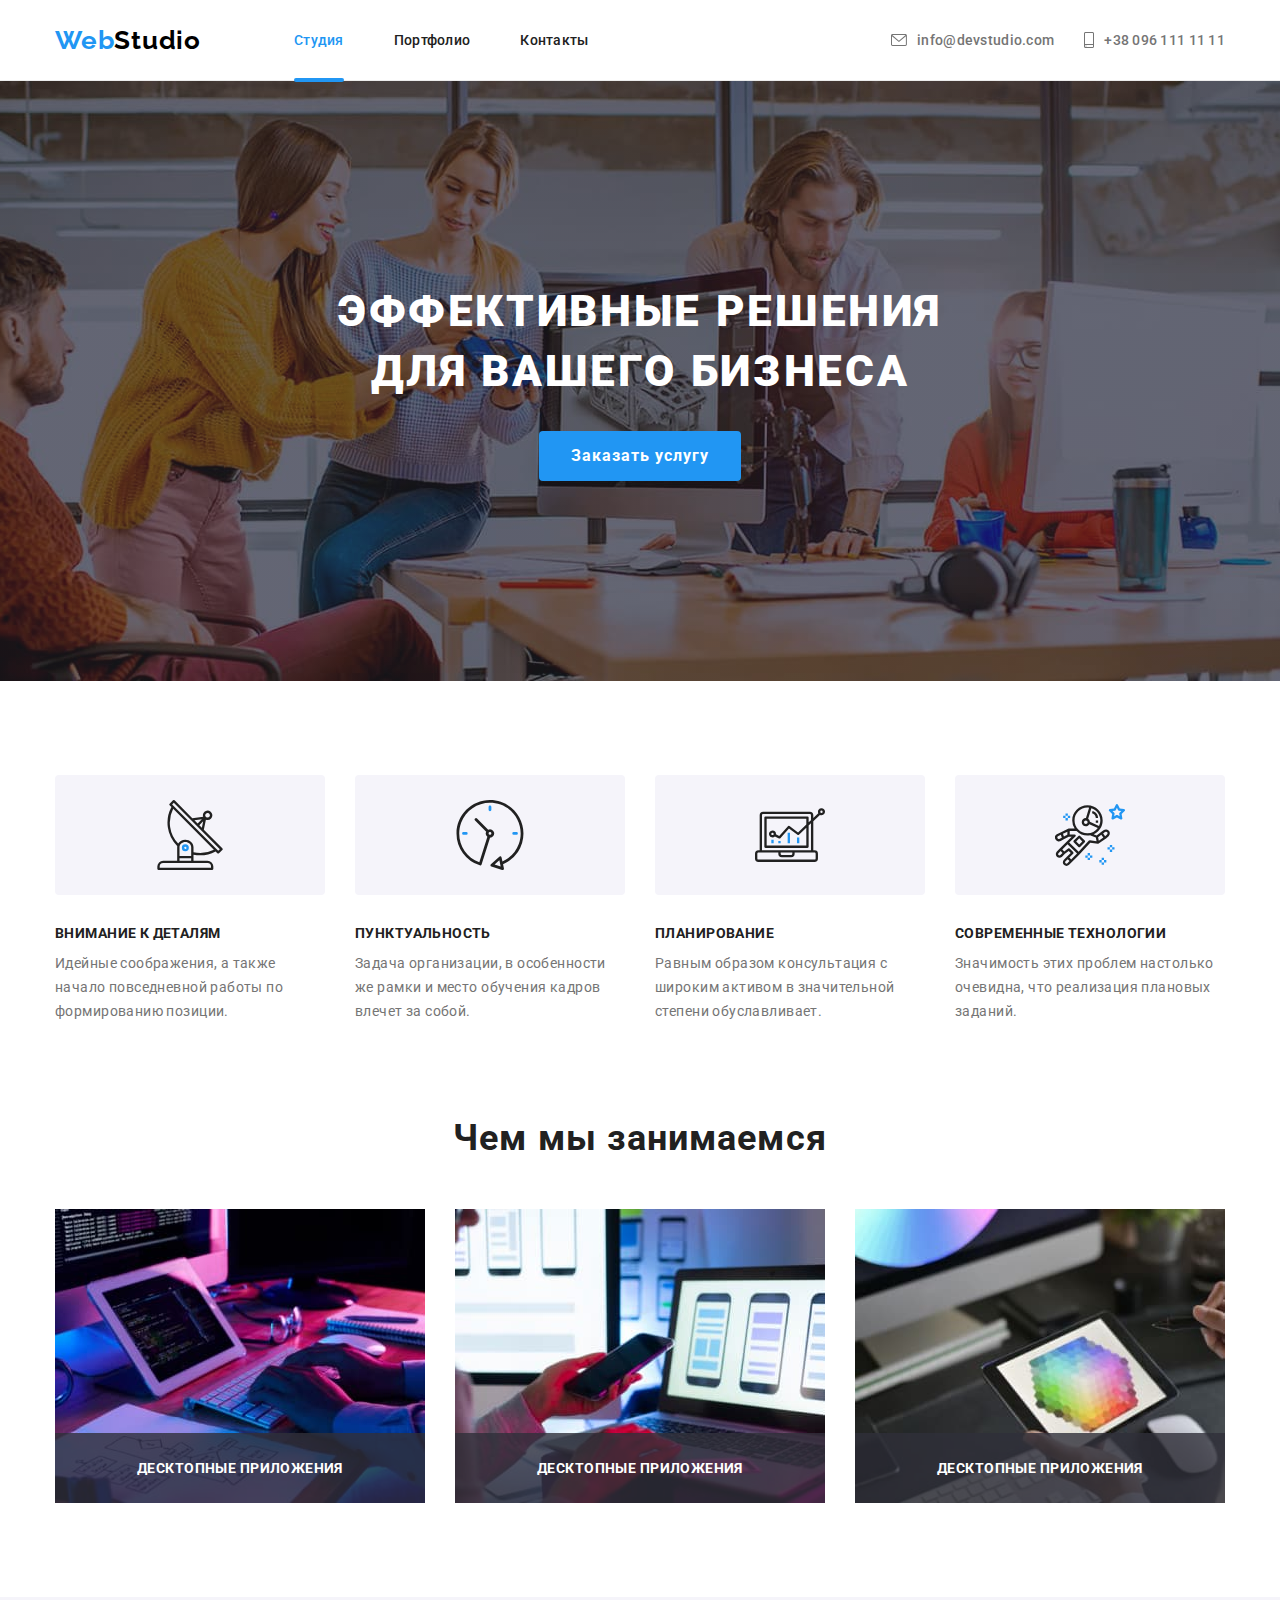
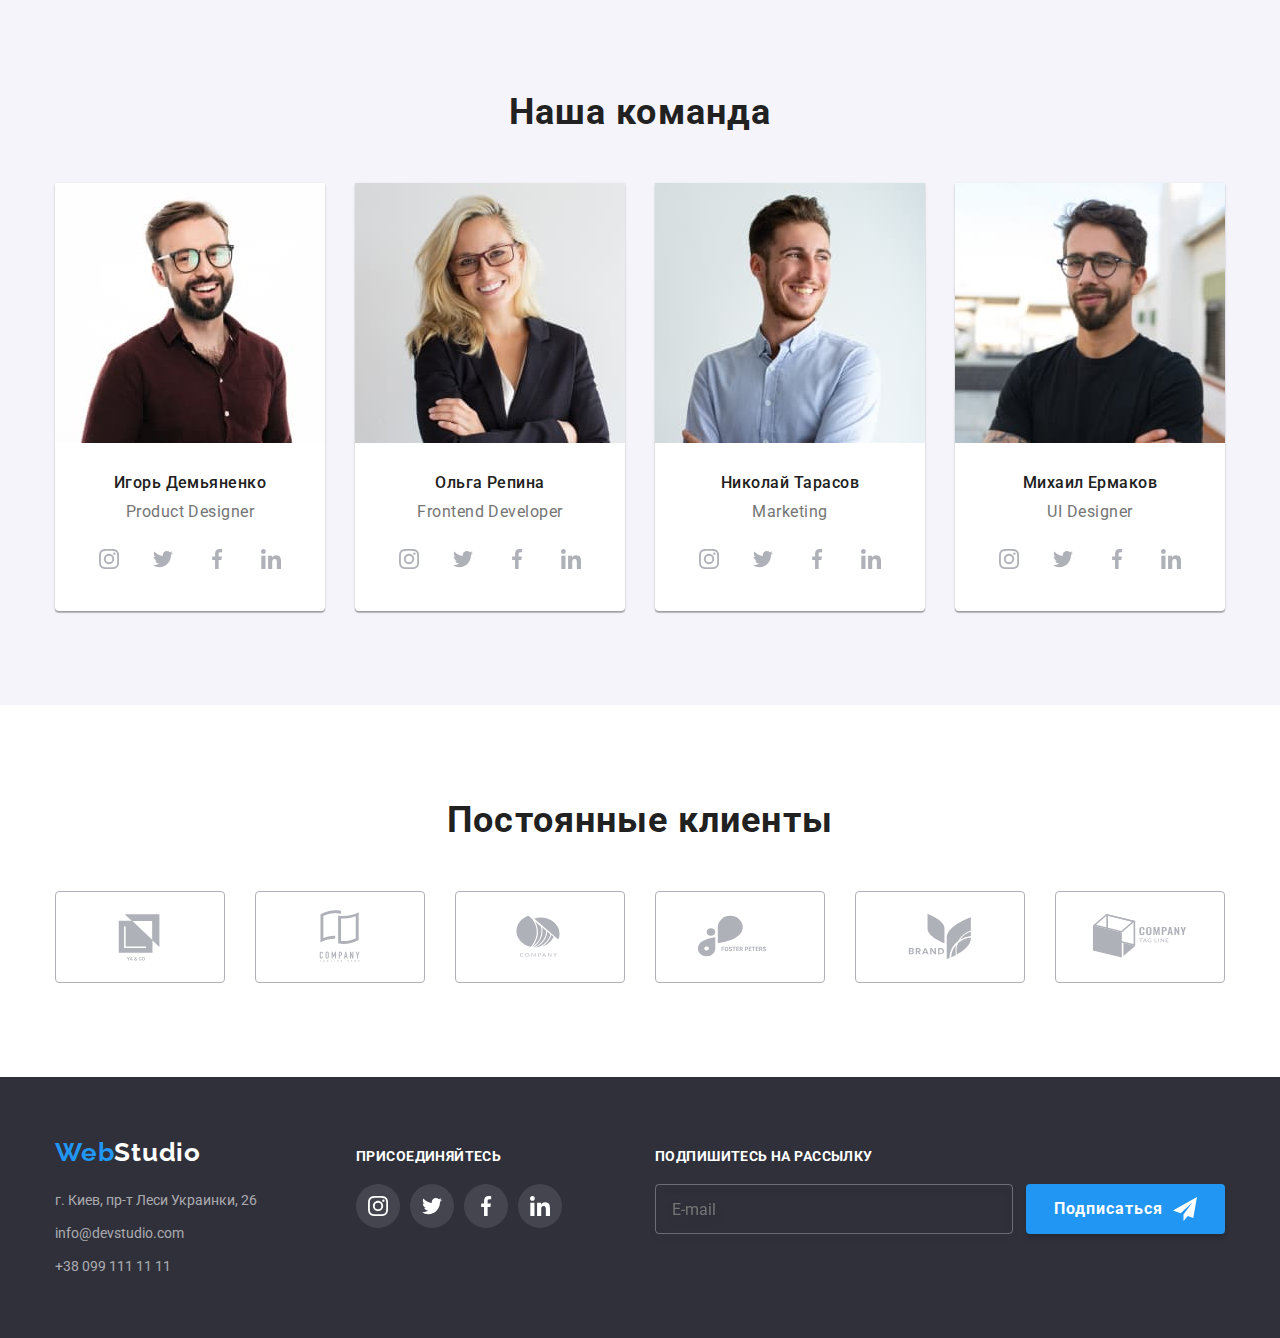
<file: index.html>
<!DOCTYPE html>
<html lang="ru">

<head>
    <meta charset="UTF-8">
    <meta http-equiv="X-UA-Compatible" content="IE=edge">
    <meta name="viewport" content="width=device-width, initial-scale=1.0">
    <link rel="stylesheet"
        href="https://cdnjs.cloudflare.com/ajax/libs/modern-normalize/1.0.0/modern-normalize.min.css" />
    <link rel="preconnect" href="https://fonts.googleapis.com">
    <link rel="preconnect" href="https://fonts.gstatic.com" crossorigin>
    <link
        href="https://fonts.googleapis.com/css2?family=Raleway:wght@700&family=Roboto:wght@400;500;700;900&display=swap"
        rel="stylesheet">
    <link rel="stylesheet" href="./css/main.min.css" />
    <title>Web-Studio-(Version-2.1)</title>
</head>

<body>
    <header class="header">
        <div class="container header__container">
            <a href="index.html" lang="en" class="logo">Web<span class="logo__dark">Studio</span></a>
            <nav class="nav">
                <ul class="nav__list">
                    <li class="nav__item"><a href="index.html" class="nav__link current">Студия</a></li>
                    <li class="nav__item"><a href="portfolio.html" class="nav__link">Портфолио</a></li>
                    <li class="nav__item"><a href="contacts.html" class="nav__link">Контакты</a></li>
                </ul>
            </nav>
            <ul class="contacts">
                <li class="contacts__item"><a href="mailto:info@devstudio.com" class="contacts__link">
                        <svg class="contacts__icon" width="16" height="12">
                            <use href="./images/icons.svg#icon-email"></use>
                        </svg>

                        info@devstudio.com</a>
                </li>
                <li class="contacts__item"><a href="tel:+380961111111" class="contacts__link">
                        <svg class="contacts__icon" width="10" height="16">
                            <use href="./images/icons.svg#icon-smartphone"></use>
                        </svg>

                        +38 096 111 11 11</a></li>
            </ul>
        </div>
    </header>
    <main>
        <section class="order">
            <div class="container">
                <h1 class="order__title">Эффективные решения для вашего бизнеса</h1>
                <button type="button" class="order__button" data-modal-open>Заказать услугу</button>
            </div>
            <div class="backdrop is-hidden" data-modal>
                <div class="modal">
                    <button class="modal__button" data-modal-close>
                        <svg class="modal__button__icon" width="18" height="18">
                            <use href="./images/icons.svg#icon-close"></use>
                        </svg>
                    </button>
                    <h2 class="modal__title">Оставьте свои данные, мы вам перезвоним</h2>
                    <form class="form">
                        <ul class="form__list">
                            <li class="form__item">
                                <label for="name" class="form__label">Имя</label>
                                <div class="form__inputbox">
                                    <input type="text" name="name" id="name" class="form__input">
                                    <svg class="form__icon" width="18" height="18">
                                        <use href="./images/icons.svg#icon-person"></use>
                                    </svg>
                                </div>
                            </li>
                            <li class="form__item">
                                <label for="tel" class="form__label">Телефон</label>
                                <div class="form__inputbox">
                                    <input type="tel" name="phone_number" id="tel" class="form__input">
                                    <svg class="form__icon" width="18" height="18">
                                        <use href="./images/icons.svg#icon-phone"></use>
                                    </svg>
                                </div>
                            </li>
                            <li class="form__item">
                                <label for="email" class="form__label">Почта</label>
                                <div class="form__inputbox">
                                    <input type="email" name="email" id="email" class="form__input">
                                    <svg class="form__icon" width="18" height="18">
                                        <use href="./images/icons.svg#icon-email-black"></use>
                                    </svg>
                                </div>
                            </li>
                            <li class="form__item">
                                <label for="comment" class="form__label">Комментарий</label>
                                <textarea class="form__inputarea" name="comment" id="comment"
                                    placeholder="Введите текст"></textarea>

                            </li>
                            <li class="form__item">
                                <label for="terms" class="checkbox">
                                    <input name="terms" id="terms" type="checkbox" class="checkbox visually-hidden">
                                    <span class="checkbox__item"></span>
                                    <span class="checkbox--notselect"></span>
                                    <svg class="checkbox--select" width="16" height="15">
                                        <use href="./images/icons.svg#icon-check"></use>
                                    </svg>

                                    <span class="checkbox__label">Соглашаюсь с рассылкой и принимаю <a
                                            class="checkbox__link" href="" target="_blank">Условия договора</a></span>
                                </label>
                            </li>
                        </ul>
                        <button type="submit" class="form__button">Отправить</button>
                    </form>
                </div>
            </div>
        </section>
        <section class="section">
            <div class="container">
                <h2 class="visually-hidden">Особенности</h2>
                <ul class="feature">
                    <li class="feature__item">
                        <div class="feature__box">
                            <svg width="70" height="70">
                                <use href="./images/icons.svg#icon-antenna"></use>
                            </svg>

                        </div>
                        <h3 class="feature__title">Внимание к деталям</h3>
                        <p class="feature__descript">Идейные соображения, а также начало повседневной работы по
                            формированию
                            позиции.</p>
                    </li>
                    <li class="feature__item">
                        <div class="feature__box">
                            <svg width="70" height="70">
                                <use href="./images/icons.svg#icon-clock"></use>
                            </svg>

                        </div>
                        <h3 class="feature__title">Пунктуальность</h3>
                        <p class="feature__descript">Задача организации, в особенности же рамки и место обучения кадров
                            влечет за
                            собой.</p>
                    </li>
                    <li class="feature__item">
                        <div class="feature__box">
                            <svg width="70" height="70">
                                <use href="./images/icons.svg#icon-diagram"></use>
                            </svg>

                        </div>
                        <h3 class="feature__title">Планирование</h3>
                        <p class="feature__descript">Равным образом консультация с широким активом в значительной
                            степени
                            обуславливает.</p>
                    </li>
                    <li class="feature__item">
                        <div class="feature__box">
                            <svg width="70" height="70">
                                <use href="./images/icons.svg#icon-astronaut"></use>
                            </svg>

                        </div>
                        <h3 class="feature__title">Современные технологии</h3>
                        <p class="feature__descript">Значимость этих проблем настолько очевидна, что реализация плановых
                            заданий.
                        </p>
                    </li>
                </ul>
            </div>
        </section>
        <section class="section section--nopaddingtop">
            <div class="container">
                <h2 class="about__title">Чем мы занимаемся</h2>
                <ul class="about">
                    <li class="about__item">
                        <img src="images/box1.jpg" alt="Разработка програмного обеспечения" width="370" />
                        <p class="about__label">Десктопные приложения</p>
                    </li>
                    <li class="about__item">
                        <img src="images/box2.jpg" alt="Тестирование модильных приложений" width="370" />
                        <p class="about__label">Десктопные приложения</p>
                    </li>
                    <li class="about__item">
                        <img src="images/box3.jpg" alt="Работа с палитрой цветов" width="370" />
                        <p class="about__label">Десктопные приложения</p>
                    </li>
                </ul>
            </div>
        </section>
        <section class="section section--otherbackground">
            <div class="container">
                <h2 class="team__title">Наша команда</h2>
                <ul class="team">
                    <li class="team__item">
                        <img src="images/card1.jpg" alt="Фото Игоря Демьяненко" width="270" />
                        <div class="team__box">
                            <h3 class="team__name">Игорь Демьяненко</h3>
                            <p lang="en" class="team__text">Product Designer</p>
                            <ul class="social">
                                <li><a href=" " class="social__link">
                                        <svg class="social__icon" width="20" height="20">
                                            <use href="./images/icons.svg#icon-instagram"></use>
                                        </svg>

                                    </a></li>
                                <li><a href=" " class="social__link">
                                        <svg class="social__icon" width="20" height="20">
                                            <use href="./images/icons.svg#icon-twitter"></use>
                                        </svg>

                                    </a></li>
                                <li><a href=" " class="social__link">
                                        <svg class="social__icon" width="20" height="20">
                                            <use href="./images/icons.svg#icon-facebook"></use>
                                        </svg>

                                    </a></li>
                                <li><a href=" " class="social__link">
                                        <svg class="social__icon" width="20" height="20">
                                            <use href="./images/icons.svg#icon-linkedin"></use>
                                        </svg>

                                    </a></li>
                            </ul>
                        </div>
                    </li>
                    <li class="team__item">
                        <img src="images/card2.jpg" alt="Фото Ольги Репиной" width="270" />
                        <div class="team__box">
                            <h3 class="team__name">Ольга Репина</h3>
                            <p lang="en" class="team__text">Frontend Developer</p>
                            <ul class="social">
                                <li><a href=" " class="social__link">
                                        <svg class="social__icon" width="20" height="20">
                                            <use href="./images/icons.svg#icon-instagram"></use>
                                        </svg>

                                    </a></li>
                                <li><a href=" " class="social__link">
                                        <svg class="social__icon" width="20" height="20">
                                            <use href="./images/icons.svg#icon-twitter"></use>
                                        </svg>

                                    </a></li>
                                <li><a href=" " class="social__link">
                                        <svg class="social__icon" width="20" height="20">
                                            <use href="./images/icons.svg#icon-facebook"></use>
                                        </svg>

                                    </a></li>
                                <li><a href=" " class="social__link">
                                        <svg class="social__icon" width="20" height="20">
                                            <use href="./images/icons.svg#icon-linkedin"></use>
                                        </svg>

                                    </a></li>
                            </ul>

                        </div>
                    </li>
                    <li class="team__item">
                        <img src="images/card3.jpg" alt="Фото  Николая Тарасова" width="270" />
                        <div class="team__box">
                            <h3 class="team__name">Николай Тарасов</h3>
                            <p lang="en" class="team__text">Marketing</p>
                            <ul class="social">
                                <li><a href=" " class="social__link">
                                        <svg class="social__icon" width="20" height="20">
                                            <use href="./images/icons.svg#icon-instagram"></use>
                                        </svg>

                                    </a></li>
                                <li><a href=" " class="social__link">
                                        <svg class="social__icon" width="20" height="20">
                                            <use href="./images/icons.svg#icon-twitter"></use>
                                        </svg>

                                    </a></li>
                                <li><a href=" " class="social__link">
                                        <svg class="social__icon" width="20" height="20">
                                            <use href="./images/icons.svg#icon-facebook"></use>
                                        </svg>

                                    </a></li>
                                <li><a href=" " class="social__link">
                                        <svg class="social__icon" width="20" height="20">
                                            <use href="./images/icons.svg#icon-linkedin"></use>
                                        </svg>

                                    </a></li>
                            </ul>

                        </div>
                    </li>
                    <li class="team__item">
                        <img src="images/card4.jpg" alt="Фото Михаила Ермакова" width="270" />
                        <div class="team__box">
                            <h3 class="team__name">Михаил Ермаков</h3>
                            <p lang="en" class="team__text">UI Designer</p>
                            <ul class="social">
                                <li><a href=" " class="social__link">
                                        <svg class="social__icon" width="20" height="20">
                                            <use href="./images/icons.svg#icon-instagram"></use>
                                        </svg>

                                    </a></li>
                                <li><a href=" " class="social__link">
                                        <svg class="social__icon" width="20" height="20">
                                            <use href="./images/icons.svg#icon-twitter"></use>
                                        </svg>

                                    </a></li>
                                <li><a href=" " class="social__link">
                                        <svg class="social__icon" width="20" height="20">
                                            <use href="./images/icons.svg#icon-facebook"></use>
                                        </svg>

                                    </a></li>
                                <li><a href=" " class="social__link">
                                        <svg class="social__icon" width="20" height="20">
                                            <use href="./images/icons.svg#icon-linkedin"></use>
                                        </svg>

                                    </a></li>
                            </ul>

                        </div>
                    </li>
                </ul>
            </div>
        </section>
        <section class="section">
            <div class="container">
                <h2 class="client__title">Постоянные клиенты</h2>
                <ul class="client">
                    <li><a href=" " class="client__link">
                            <svg class="client__icon" width="106" height="60">
                                <use href="./images/icons.svg#icon-logo1"></use>
                            </svg>

                        </a></li>
                    <li><a href=" " class="client__link">
                            <svg class="client__icon" width="106" height="60">
                                <use href="./images/icons.svg#icon-logo2"></use>
                            </svg>

                        </a></li>
                    <li><a href=" " class="client__link">
                            <svg class="client__icon" width="106" height="60">
                                <use href="./images/icons.svg#icon-logo3"></use>
                            </svg>

                        </a></li>
                    <li><a href=" " class="client__link">
                            <svg class="client__icon" width="106" height="60">
                                <use href="./images/icons.svg#icon-logo4"></use>
                            </svg>

                        </a></li>
                    <li><a href=" " class="client__link">
                            <svg class="client__icon" width="106" height="60">
                                <use href="./images/icons.svg#icon-logo5"></use>
                            </svg>

                        </a></li>
                    <li><a href=" " class="client__link">
                            <svg class="client__icon" width="106" height="60">
                                <use href="./images/icons.svg#icon-logo6"></use>
                            </svg>
                        </a></li>
                </ul>
            </div>
        </section>
    </main>
    <footer class="footer">
        <div class="container footer__container">
            <div class="bottomcontacts">
                <a href="index.html" lang="en" class="logo">Web<span class="logo__light">Studio</span></a>
                <address class="address">
                    <ul>
                        <li class="address__item"><a href="https://goo.gl/maps/pBQsYzYw25E7k7aP6"
                                class="address__link">г.
                                Киев, пр-т Леси
                                Украинки,
                                26</a></li>
                        <li class="address__item"><a href="mailto:info@devstudio.com"
                                class="address__link">info@devstudio.com</a></li>
                        <li class="address__item"><a href="tel:+380991111111" class="address__link">+38 099 111 11
                                11</a></li>
                    </ul>
                </address>
            </div>
            <div class="join">
                <h2 class="join__title">присоединяйтесь</h2>
                <ul class="soc">
                    <li><a href=" " class="soc__link">
                            <svg class="soc__icon" width="20" height="20">
                                <use href="./images/icons.svg#icon-instagram"></use>
                            </svg>

                        </a></li>
                    <li><a href=" " class="soc__link">
                            <svg class="soc__icon" width="20" height="20">
                                <use href="./images/icons.svg#icon-twitter"></use>
                            </svg>

                        </a></li>
                    <li><a href=" " class="soc__link">
                            <svg class="soc__icon" width="20" height="20">
                                <use href="./images/icons.svg#icon-facebook"></use>
                            </svg>

                        </a></li>
                    <li><a href=" " class="soc__link">
                            <svg class="soc__icon" width="20" height="20">
                                <use href="./images/icons.svg#icon-linkedin"></use>
                            </svg>

                        </a></li>
                </ul>
            </div>
            <div class="subscription">
                <h2 class="subscription__title">Подпишитесь на рассылку</h2>
                <form class="subscription__form">
                    <input type="email" name="email-bottom" id="email-bottom" class="subscription__input"
                        placeholder="E-mail">
                    <button type="submit" class="subscription__button">Подписаться
                        <svg class="subscription__icon" width="24" height="24">
                            <use href="./images/icons.svg#icon-send"></use>
                        </svg>
                    </button>
                </form>
            </div>
        </div>
    </footer>
    <script src="./js/modal.js"></script>
</body>

</html>
</file>
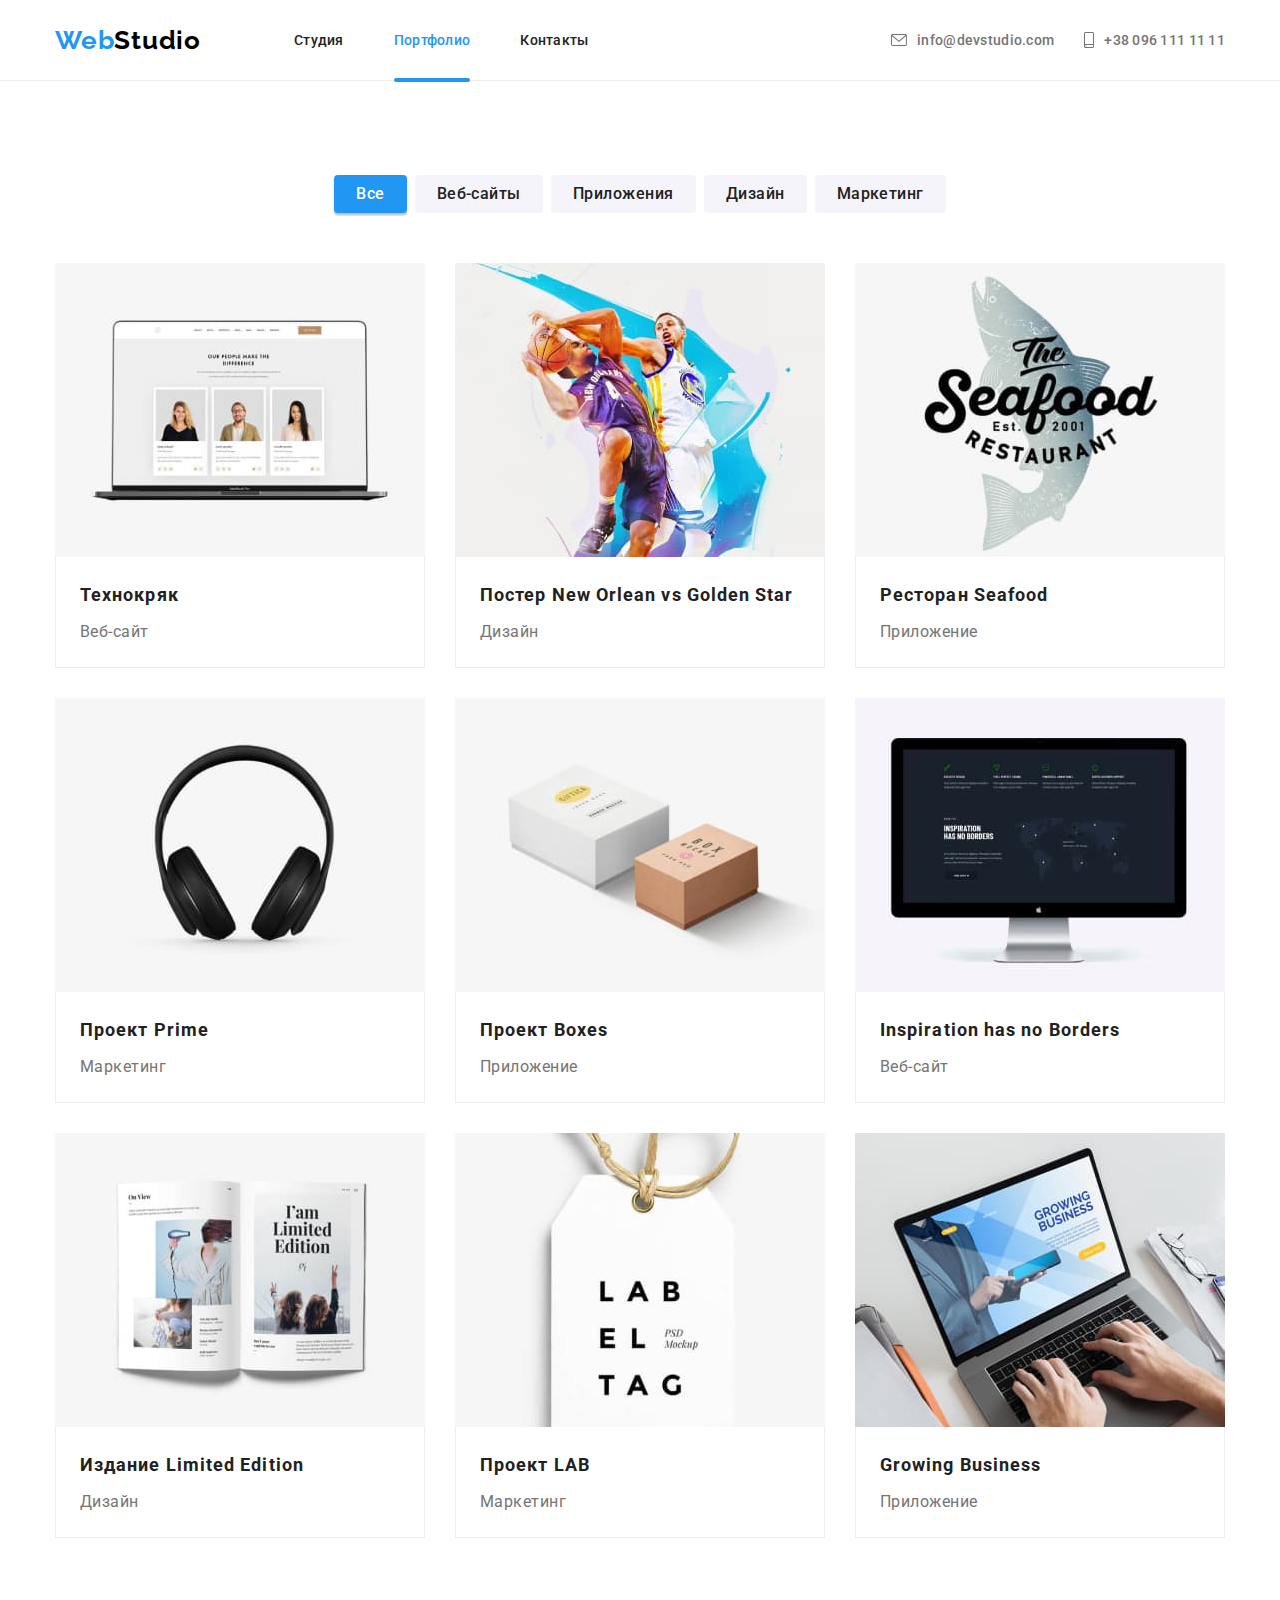
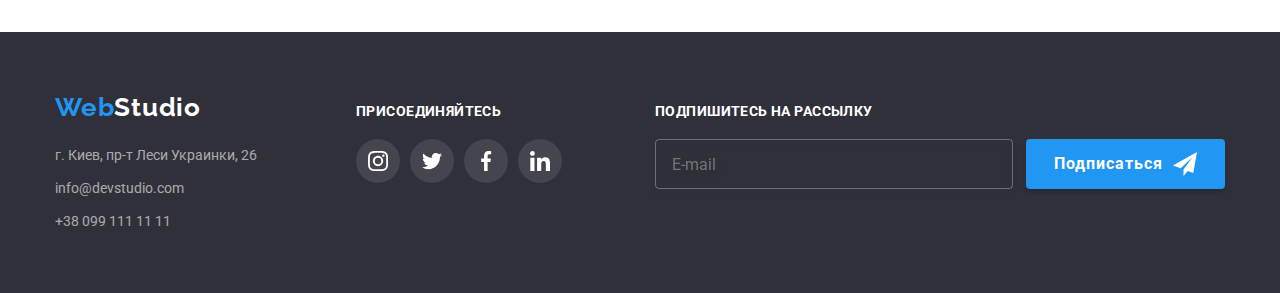
<file: portfolio.html>
<!DOCTYPE html>
<html lang="ru">

<head>
    <meta charset="UTF-8">
    <meta http-equiv="X-UA-Compatible" content="IE=edge">
    <meta name="viewport" content="width=device-width, initial-scale=1.0">
    <link rel="stylesheet"
        href="https://cdnjs.cloudflare.com/ajax/libs/modern-normalize/1.0.0/modern-normalize.min.css" />
    <link rel="preconnect" href="https://fonts.googleapis.com">
    <link rel="preconnect" href="https://fonts.gstatic.com" crossorigin>
    <link
        href="https://fonts.googleapis.com/css2?family=Raleway:wght@700&family=Roboto:wght@400;500;700;900&display=swap"
        rel="stylesheet">
    <link rel="stylesheet" href="./css/main.min.css" />
    <title>Портфолио</title>
</head>

<body>
    <header class="header">
        <div class="container header__container">
            <a href="index.html" lang="en" class="logo">Web<span class="logo__dark">Studio</span></a>
            <nav class="nav">
                <ul class="nav__list">
                    <li class="nav__item"><a href="index.html" class="nav__link">Студия</a></li>
                    <li class="nav__item"><a href="portfolio.html" class="nav__link current">Портфолио</a></li>
                    <li class="nav__item"><a href="contacts.html" class="nav__link">Контакты</a></li>
                </ul>
            </nav>
            <ul class="contacts">
                <li class="contacts__item"><a href="mailto:info@devstudio.com" class="contacts__link">
                        <svg class="contacts__icon" width="16" height="12">
                            <use href="./images/icons.svg#icon-email"></use>
                        </svg>

                        info@devstudio.com</a>
                </li>
                <li class="contacts__item"><a href="tel:+380961111111" class="contacts__link">
                        <svg class="contacts__icon" width="10" height="16">
                            <use href="./images/icons.svg#icon-smartphone"></use>
                        </svg>

                        +38 096 111 11 11</a></li>
            </ul>
        </div>
    </header>

    <main>
        <section class="section">
            <div class="container">
                <h1 class="visually-hidden">Работы</h1>
                <ul class="filter">
                    <li class="filter__item"><button type="button" class="filter__button primary">Все</button></li>
                    <li class="filter__item"><button type="button" class="filter__button">Веб-сайты</button></li>
                    <li class="filter__item"><button type="button" class="filter__button">Приложения</button></li>
                    <li class="filter__item"><button type="button" class="filter__button">Дизайн</button></li>
                    <li class="filter__item"><button type="button" class="filter__button">Маркетинг</button></li>
                </ul>
                <ul class="project">
                    <li class="project__item"><a href=" " class="project__link">
                            <div class="project__pictures">
                                <img src="images/portfolio1.jpg" alt="Технокряк" width="370" />
                                <div class="project__overlay">
                                    <p class="project__description">Технокряк это современная площадка распространения
                                        короновируса. Компания использует эту платформу для цифрового шпионажа и атак на
                                        защищенные сервера конкурентов.</p>
                                </div>
                            </div>
                            <div class="project__border">
                                <h2 class="project__heder">Технокряк</h2>
                                <p class="project__text">Веб-сайт</p>
                            </div>
                        </a>
                    </li>
                    <li class="project__item"><a href=" " class="project__link">
                            <div class="project__pictures">
                                <img src="images/portfolio2.jpg" alt="Постер New Orlean vs Golden Star" width="370" />
                                <div class="project__overlay">
                                    <p class="project__description">Ресурс предлагает комплексные предложения с разным
                                        уровнем функционала и сервисов. Все это позволит посетителю получить
                                        исчерпывающие сведения о компании или частном лице.</p>
                                </div>
                            </div>
                            <div class="project__border">
                                <h2 class="project__heder">Постер <span lang="en">New Orlean vs Golden Star</span></h2>
                                <p class="project__text">Дизайн</p>
                            </div>
                        </a>
                    </li>
                    <li class="project__item"><a href=" " class="project__link">
                            <div class="project__pictures">
                                <img src="images/portfolio3.jpg" alt="Ресторан Seafood" width="370" />
                                <div class="project__overlay">
                                    <p class="project__description">Ресурс предлагает комплексные предложения с разным
                                        уровнем функционала и сервисов. Все это позволит посетителю получить
                                        исчерпывающие сведения о компании или частном лице.</p>
                                </div>
                            </div>
                            <div class="project__border">
                                <h2 class="project__heder">Ресторан <span lang="en">Seafood</span></h2>
                                <p class="project__text">Приложение</p>
                            </div>
                        </a>
                    </li>
                    <li class="project__item"><a href=" " class="project__link">
                            <div class="project__pictures">
                                <img src="images/portfolio4.jpg" alt="Проект Prime" width="370" />
                                <div class="project__overlay">
                                    <p class="project__description">Ресурс предлагает комплексные предложения с разным
                                        уровнем функционала и сервисов. Все это позволит посетителю получить
                                        исчерпывающие сведения о компании или частном лице.</p>
                                </div>
                            </div>
                            <div class="project__border">
                                <h2 class="project__heder">Проект <span lang="en">Prime</span></h2>
                                <p class="project__text">Маркетинг</p>
                            </div>
                        </a>
                    </li>
                    <li class="project__item"><a href=" " class="project__link">
                            <div class="project__pictures">
                                <img src="images/portfolio5.jpg" alt="Проект Boxes" width="370" />
                                <div class="project__overlay">
                                    <p class="project__description">Ресурс предлагает комплексные предложения с разным
                                        уровнем функционала и сервисов. Все это позволит посетителю получить
                                        исчерпывающие сведения о компании или частном лице.</p>
                                </div>
                            </div>
                            <div class="project__border">
                                <h2 class="project__heder">Проект <span lang="en">Boxes</span></h2>
                                <p class="project__text">Приложение</p>
                            </div>
                        </a>
                    </li>
                    <li lang="en" class="project__item"><a href=" " class="project__link">
                            <div class="project__pictures">
                                <img src="images/portfolio6.jpg" alt="Inspiration has no Borders" width="370"
                                    lang="en" />
                                <div class="project__overlay">
                                    <p class="project__description">Ресурс предлагает комплексные предложения с разным
                                        уровнем функционала и сервисов. Все это позволит посетителю получить
                                        исчерпывающие сведения о компании или частном лице.</p>
                                </div>
                            </div>
                            <div class="project__border">
                                <h2 class="project__heder" lang="en">Inspiration has no Borders</h2>
                                <p lang="ru" class="project__text">Веб-сайт</p>
                            </div>
                        </a>
                    </li>
                    <li class="project__item"><a href=" " class="project__link">
                            <div class="project__pictures">
                                <img src="images/portfolio7.jpg" alt="Издание Limited Edition" width="370" />
                                <div class="project__overlay">
                                    <p class="project__description">Ресурс предлагает комплексные предложения с разным
                                        уровнем функционала и сервисов. Все это позволит посетителю получить
                                        исчерпывающие сведения о компании или частном лице.</p>
                                </div>
                            </div>
                            <div class="project__border">
                                <h2 class="project__heder">Издание <span lang="en">Limited Edition</span></h2>
                                <p class="project__text">Дизайн</p>
                            </div>
                        </a>
                    </li>
                    <li class="project__item"><a href=" " class="project__link">
                            <div class="project__pictures">
                                <img src="images/portfolio8.jpg" alt="Проект LAB" width="370" />
                                <div class="project__overlay">
                                    <p class="project__description">Ресурс предлагает комплексные предложения с разным
                                        уровнем функционала и сервисов. Все это позволит посетителю получить
                                        исчерпывающие сведения о компании или частном лице.</p>
                                </div>
                            </div>
                            <div class="project__border">
                                <h2 class="project__heder">Проект <span lang="en">LAB</span></h2>
                                <p class="project__text">Маркетинг</p>
                            </div>
                        </a>
                    </li>
                    <li lang="en" class="project__item"><a href=" " class="project__link">
                            <div class="project__pictures">
                                <img src="images/portfolio9.jpg" alt="Growing Business" width="370" lang="en" />
                                <div class="project__overlay">
                                    <p class="project__description">Ресурс предлагает комплексные предложения с разным
                                        уровнем функционала и сервисов. Все это позволит посетителю получить
                                        исчерпывающие сведения о компании или частном лице.</p>
                                </div>
                            </div>
                            <div class="project__border">
                                <h2 class="project__heder" lang="en">Growing Business</h2>
                                <p lang="ru" class="project__text">Приложение</p>
                            </div>
                        </a>
                    </li>
                </ul>
            </div>
        </section>
    </main>

</body>
<footer class="footer">
    <div class="container footer__container">
        <div class="bottomcontacts">
            <a href="index.html" lang="en" class="logo">Web<span class="logo__light">Studio</span></a>
            <address class="address">
                <ul>
                    <li class="address__item"><a href="https://goo.gl/maps/pBQsYzYw25E7k7aP6" class="address__link">г.
                            Киев, пр-т Леси
                            Украинки,
                            26</a></li>
                    <li class="address__item"><a href="mailto:info@devstudio.com"
                            class="address__link">info@devstudio.com</a></li>
                    <li class="address__item"><a href="tel:+380991111111" class="address__link">+38 099 111 11
                            11</a></li>
                </ul>
            </address>
        </div>
        <div class="join">
            <h2 class="join__title">присоединяйтесь</h2>
            <ul class="soc">
                <li><a href=" " class="soc__link">
                        <svg class="soc__icon" width="20" height="20">
                            <use href="./images/icons.svg#icon-instagram"></use>
                        </svg>

                    </a></li>
                <li><a href=" " class="soc__link">
                        <svg class="soc__icon" width="20" height="20">
                            <use href="./images/icons.svg#icon-twitter"></use>
                        </svg>

                    </a></li>
                <li><a href=" " class="soc__link">
                        <svg class="soc__icon" width="20" height="20">
                            <use href="./images/icons.svg#icon-facebook"></use>
                        </svg>

                    </a></li>
                <li><a href=" " class="soc__link">
                        <svg class="soc__icon" width="20" height="20">
                            <use href="./images/icons.svg#icon-linkedin"></use>
                        </svg>

                    </a></li>
            </ul>
        </div>
        <div class="subscription">
            <h2 class="subscription__title">Подпишитесь на рассылку</h2>
            <form class="subscription__form">
                <input type="email" name="email-bottom" id="email-bottom" class="subscription__input"
                    placeholder="E-mail">
                <button type="submit" class="subscription__button">Подписаться
                    <svg class="subscription__icon" width="24" height="24">
                        <use href="./images/icons.svg#icon-send"></use>
                    </svg>
                </button>
            </form>
        </div>
    </div>
</footer>

</html>
</file>
<file: css/main.min.css>
body{background-color:#fff;font-family:"Roboto",sans-serif}p,h1,h2,h3{margin:0}ul{margin:0;padding:0;list-style:none}img{display:block;max-width:100%;height:auto}.container{width:1200px;padding:0 15px;margin:0 auto}.section{padding:94px 0}.visually-hidden{position:absolute;width:1px;height:1px;margin:-lpx;border:0;padding:0;white-space:nowrap;clip-path:inset(100%);clip:rect(0 0 0 0);overflow:hidden}.is-hidden{opacity:0;pointer-events:none;visibility:hidden}.logo{font-family:"Raleway";font-weight:700;font-size:26px;line-height:1.1923076923;letter-spacing:.03em;color:#2196f3;text-decoration:none}.logo__dark{color:#000}.logo__light{color:#fff}.header{border-bottom:1px solid #ececec}.header__container{display:flex;align-items:center}.nav{margin-left:93px}.nav__list{display:flex;align-items:center}.nav__item{color:currentColor}.nav__item:not(:last-child){margin-right:50px}.nav__link{position:relative;padding:32px 0;display:block;font-weight:500;font-size:14px;line-height:1.1428571429;letter-spacing:.02em;text-decoration:none;color:#212121;transition:color 250ms cubic-bezier(0.4, 0, 0.2, 1)}.nav__link::after{content:"";position:absolute;display:block;left:0;bottom:-2px;width:100%;height:4px;background-color:#2196f3;border-radius:2px;opacity:0;transition:opacity 250ms cubic-bezier(0.4, 0, 0.2, 1)}.nav__link:hover,.nav__link:hover:after,.nav__link:focus,.nav__link:focus:after,.nav__link.current,.nav__link.current:after{color:#2196f3;opacity:1}.contacts{display:flex;margin-left:auto;align-items:center}.contacts__item{align-items:center}.contacts__item:not(:last-child){margin-right:30px}.contacts__link{display:flex;align-items:center;padding:32px 0;font-weight:500;font-size:14px;line-height:1.1428571429;letter-spacing:.02em;text-decoration:none;color:#757575;transition:color 250ms cubic-bezier(0.4, 0, 0.2, 1)}.contacts__link:hover,.contacts__link:focus{color:#2196f3}.contacts__icon{display:flex;align-items:center;margin-right:10px;fill:currentColor}.footer{padding:60px 0px;background-color:#2f303a}.footer__container{display:flex;align-items:baseline}.bottomcontacts{display:block;width:231px}.address{margin-top:20px}.address__item:not(:last-child){margin-bottom:9px}.address__link{font-style:normal;font-size:14px;line-height:1.7142857143;text-decoration:none;color:#fff;transition:color 250ms cubic-bezier(0.4, 0, 0.2, 1)}.address__link:hover,.address__link:focus{color:#2196f3}.address__link{font-style:normal;font-size:14px;line-height:1.7142857143;text-decoration:none;color:rgba(255,255,255,.6);transition:color 250ms cubic-bezier(0.4, 0, 0.2, 1)}.address__link:hover,.address__link:focus{color:#2196f3}.join{display:block;margin-left:70px}.join__title{font-weight:700;font-size:14px;line-height:1.1428571429;letter-spacing:.03em;text-transform:uppercase;color:#fff}.soc{display:flex;justify-content:center;margin-top:20px;gap:10px}.soc__link{display:flex;align-items:center;justify-content:center;width:44px;height:44px;border-radius:50%;border-style:hidden;cursor:pointer;color:#fff;background-color:rgba(255,255,255,.1);transition:background-color 250ms cubic-bezier(0.4, 0, 0.2, 1),color 250ms cubic-bezier(0.4, 0, 0.2, 1)}.soc__link:hover,.soc__link:focus{background-color:#2196f3;color:#fff}.soc__icon{display:flex;align-items:center;justify-content:center;fill:currentColor}.subscription{width:570px;margin-left:93px}.subscription__title{font-weight:700;font-size:14px;line-height:1.1428571429;letter-spacing:.03em;text-transform:uppercase;color:#fff}.subscription__form{display:flex;align-items:center;justify-content:space-between;margin-top:20px}.subscription__input{padding:16px;width:358px;height:50px;color:#fff;background-color:rgba(0,0,0,0);border:1px solid rgba(255,255,255,.3);filter:drop-shadow(0px 4px 4px rgba(0, 0, 0, 0.15));border-radius:4px}.subscription__input:focus{outline-color:#2196f3;border-color:#2196f3}.subscription__button{display:flex;align-items:center;justify-content:center;padding:10px 28px;cursor:pointer;font-weight:700;font-size:16px;line-height:30px;text-align:center;letter-spacing:.06em;border-style:hidden;color:#fff;background-color:#2196f3;box-shadow:0px 4px 4px rgba(0,0,0,.15);border-radius:4px;transition:background-color 250ms cubic-bezier(0.4, 0, 0.2, 1),box-shadow 250ms cubic-bezier(0.4, 0, 0.2, 1)}.subscription__button:hover,.subscription__button:focus{background-color:#188ce8;box-shadow:0px 4px 4px rgba(0,0,0,.15)}.subscription__icon{display:flex;align-items:center;margin-left:10px;fill:currentColor}.order{height:600px;max-width:1600px;margin:0 auto;padding:200px 0px;background-image:linear-gradient(rgba(47, 48, 58, 0.4), rgba(47, 48, 58, 0.4)),url(../images/bgimg.jpg);background-repeat:no-repeat;background-size:cover;background-position:center;background-color:#c4c4c4}.order__title{display:block;max-width:700px;font-weight:900;font-size:44px;line-height:1.3636363636;text-align:center;letter-spacing:.06em;text-transform:uppercase;color:#fff;padding:0;margin:0 auto 30px auto}.order__button{font-weight:700;font-size:16px;line-height:1.875;letter-spacing:.06em;cursor:pointer;border-style:hidden;color:#fff;background-color:#2196f3;border-radius:4px;padding:10px 32px;align-items:center;display:block;margin:0 auto;transition:background-color 250ms cubic-bezier(0.4, 0, 0.2, 1),box-shadow 250ms cubic-bezier(0.4, 0, 0.2, 1)}.order__button:hover,.order__button:focus{background-color:#188ce8;box-shadow:0px 4px 4px rgba(0,0,0,.15)}.feature{display:flex;justify-content:center;gap:30px}.feature__item{max-width:270px}.feature__box{display:flex;align-items:center;justify-content:center;height:120px;margin-bottom:30px;background:#f5f4fa;border-style:hidden;border-radius:4px}.feature__title{font-weight:700;font-size:14px;line-height:1.1428571429;letter-spacing:.03em;text-transform:uppercase;color:#212121}.feature__descript{margin-top:10px;font-size:14px;line-height:1.7142857143;letter-spacing:.03em;color:#757575}.section--nopaddingtop{padding-top:0}.about__title{margin-bottom:50px;font-weight:700;font-size:36px;line-height:1.1666666667;text-align:center;letter-spacing:.03em;color:#212121}.about{display:flex;justify-content:center;gap:30px}.about__item{position:relative;display:flex;align-items:center;justify-content:center}.about__label{position:absolute;left:0;bottom:0;width:370px;height:70px;display:flex;align-items:center;justify-content:center;font-weight:700;font-size:14px;line-height:1.1428571429;text-align:center;letter-spacing:.03em;text-transform:uppercase;color:#fff;background:rgba(47,48,58,.8)}.section--otherbackground{background:#f5f4fa}.team__title{font-weight:700;font-size:36px;line-height:1.1666666667;text-align:center;letter-spacing:.03em;color:#212121}.team{display:flex;justify-content:center;gap:30px;margin-top:50px}.team__item{background:#fff;box-shadow:0px 1px 3px rgba(0,0,0,.12),0px 1px 1px rgba(0,0,0,.14),0px 2px 1px rgba(0,0,0,.2);border-radius:0px 0px 4px 4px}.team__box{padding-top:30px;padding-bottom:30px}.team__name{margin-bottom:10px;font-weight:500;font-size:16px;line-height:1.1875;text-align:center;letter-spacing:.03em;color:#212121}.team__text{font-size:16px;line-height:1.1875;text-align:center;letter-spacing:.03em;color:#757575}.social{margin-top:16px;gap:10px;display:flex;justify-content:center}.social__link{display:flex;align-items:center;justify-content:center;width:44px;height:44px;border-radius:50%;border-style:hidden;cursor:pointer;color:#afb1b8;background-color:#fff;transition:background-color 250ms cubic-bezier(0.4, 0, 0.2, 1),color 250ms cubic-bezier(0.4, 0, 0.2, 1)}.social__link:hover,.social__link:focus{color:#fff;background-color:#2196f3}.social__icon{display:flex;align-items:center;justify-content:center;fill:currentColor}.client__title{font-weight:700;font-size:36px;line-height:1.1666666667;text-align:center;letter-spacing:.03em;color:#212121}.client{margin-top:50px;display:flex;justify-content:space-between}.client__link{display:flex;align-items:center;justify-content:center;width:170px;height:92px;padding:0;cursor:pointer;color:#afb1b8;background-color:#fff;border:1px solid;border-color:#afb1b8;border-radius:4px;transition:border-color 250ms cubic-bezier(0.4, 0, 0.2, 1),color 250ms cubic-bezier(0.4, 0, 0.2, 1)}.client__link:hover,.client__link:focus{color:#2196f3;border-color:#2196f3}.client__icon{display:flex;align-items:center;justify-content:center;fill:currentColor;transition:color 250ms cubic-bezier(0.4, 0, 0.2, 1),filter 250ms cubic-bezier(0.4, 0, 0.2, 1)}.client__link:hover .client__icon,.client__link:focus .client__icon{filter:drop-shadow(0px 4px 4px rgba(0, 0, 0, 0.25))}.backdrop{position:fixed;top:0;left:0;width:100%;height:100%;background-color:rgba(0,0,0,.2);transition:opacity 250ms cubic-bezier(0.4, 0, 0.2, 1),visibility 250ms cubic-bezier(0.4, 0, 0.2, 1)}.backdrop.is-hidden .modal{transform:translate(-50%, -50%) scale(0) rotate(180deg)}.modal{position:absolute;top:50%;left:50%;transform:translate(-50%, -50%) scale(1) rotate(0);min-width:528px;min-height:581px;padding:40px;background:#fff;box-shadow:0px 1px 3px rgba(0,0,0,.12),0px 1px 1px rgba(0,0,0,.14),0px 2px 1px rgba(0,0,0,.2);border-radius:4px;transition:transform 250ms cubic-bezier(0.4, 0, 0.2, 1)}.modal__button{display:flex;align-items:center;justify-content:center;position:absolute;right:8px;top:8px;width:30px;height:30px;border-radius:50%;background:#fff;border:1px solid rgba(0,0,0,.1);cursor:pointer;transition:border-color 250ms cubic-bezier(0.4, 0, 0.2, 1),color 250ms cubic-bezier(0.4, 0, 0.2, 1)}.modal__button:hover,.modal__button:focus{border-color:#188ce8;color:#188ce8}.modal__button__icon{fill:currentColor}.no-scroll{overflow:hidden}.modal__title{font-weight:700;font-size:20px;line-height:1.15;text-align:center;letter-spacing:.03em;color:#212121}.form{margin-top:12px}.form__list{display:block;text-align:left;margin-bottom:30px}.form__item:not(:nth-last-child(-n+2)){margin-bottom:10px}.form__item:nth-child(4){margin-bottom:20px}.form__label{display:flex;margin-bottom:4px;font-weight:400;font-size:12px;line-height:1.1666666667;letter-spacing:.01em;color:#757575}.form__inputbox{display:flex;position:relative}.form__input{display:flex;padding-left:42px;width:448px;height:40px;color:#757575;border:1px solid rgba(33,33,33,.2);border-radius:4px}.form__input:focus,.form__inputarea:focus{border-style:hidden;outline-color:#2196f3;box-shadow:0px 4px 4px rgba(0,0,0,.15)}.form__input:focus+.form__icon{color:#2196f3}.form__icon{position:absolute;display:flex;top:50%;transform:translateY(-50%);left:12px;align-items:center;fill:currentColor}.form__inputarea{display:flex;margin-top:4px;padding:12px 16px;width:448px;height:120px;resize:none;color:#757575;border:1px solid rgba(33,33,33,.2);border-radius:4px}.checkbox{display:flex;align-items:center;justify-content:center}.checkbox:checked~.checkbox--select{opacity:1}.checkbox:checked+.checkbox--notselect{opacity:0}.checkbox__item{display:inline-block;position:relative;Width:16px;Height:15px}.checkbox--notselect{display:inline-block;position:absolute;left:52px;Width:16px;Height:15px;border:2px solid #212121;border-radius:2px;opacity:1}.checkbox--select{display:inline-block;position:absolute;left:52px;opacity:0}.checkbox__label{margin-left:8px;font-weight:400;font-size:14px;line-height:1.7142857143;letter-spacing:.03em;color:#757575}.checkbox__link{font-weight:400;font-size:14px;line-height:1.7142857143;letter-spacing:.03em;color:#2196f3;text-decoration:underline}.form__button{display:flex;align-items:center;justify-content:center;margin-left:auto;margin-right:auto;padding:10px 55px;font-weight:700;font-size:16px;line-height:1.875;border-style:hidden;text-align:center;letter-spacing:.06em;color:#fff;background-color:#2196f3;border-radius:4px;cursor:pointer;transition:background-color 250ms cubic-bezier(0.4, 0, 0.2, 1),box-shadow 250ms cubic-bezier(0.4, 0, 0.2, 1)}.form__button:hover,.form__button:focus{background-color:#188ce8;box-shadow:0px 4px 4px rgba(0,0,0,.15)}.filter{display:flex;justify-content:center}.filter__item:not(:last-child){margin-right:8px}.filter__button{padding:6px 22px;background-color:#f5f4fa;border-radius:4px;border-style:hidden;font-weight:500;font-size:16px;line-height:1.625;text-align:center;letter-spacing:.03em;color:#212121;white-space:nowrap;cursor:pointer;transition:background-color 250ms cubic-bezier(0.4, 0, 0.2, 1),color 250ms cubic-bezier(0.4, 0, 0.2, 1),box-shadow 250ms cubic-bezier(0.4, 0, 0.2, 1)}.filter__button:hover,.filter__button:focus,.filter__button.primary{border-color:#2196f3;color:#fff;background-color:#2196f3;box-shadow:0px 3px 1px rgba(0,0,0,.1),0px 1px 2px rgba(0,0,0,.08),0px 2px 2px rgba(0,0,0,.12)}.project{display:flex;flex-wrap:wrap;margin-top:50px}.project__item:not(:nth-child(3n)){margin-right:30px}.project__item:not(:nth-last-child(-n+3)){margin-bottom:30px}.project__link{display:block;text-decoration:none;transition:box-shadow 250ms cubic-bezier(0.4, 0, 0.2, 1)}.project__link:hover,.project__link:focus{box-shadow:0px 1px 1px rgba(0,0,0,.12),0px 4px 4px rgba(0,0,0,.06),1px 4px 6px rgba(0,0,0,.16)}.project__pictures{position:relative;overflow:hidden}.project__overlay{position:absolute;left:0;bottom:-100%;width:100%;height:100%;padding:24px;display:flex;align-items:center;background:rgba(33,150,243,.9);transform:translateY(0);transition:transform 250ms cubic-bezier(0.4, 0, 0.2, 1)}.project__link:hover .project__overlay,.project__link:focus .project__overlay{transform:translateY(-100%)}.project__description{font-weight:400;font-size:18px;line-height:1.5555555556;letter-spacing:.03em;color:#fff}.project__border{padding:20px 24px;border-bottom:1px solid #eee;border-left:1px solid #eee;border-right:1px solid #eee}.project__heder{margin-bottom:4px;font-weight:700;font-size:18px;line-height:2;letter-spacing:.06em;color:#212121}.project__text{font-size:16px;line-height:1.875;letter-spacing:.03em;color:#757575}/*# sourceMappingURL=main.min.css.map */
</file>
